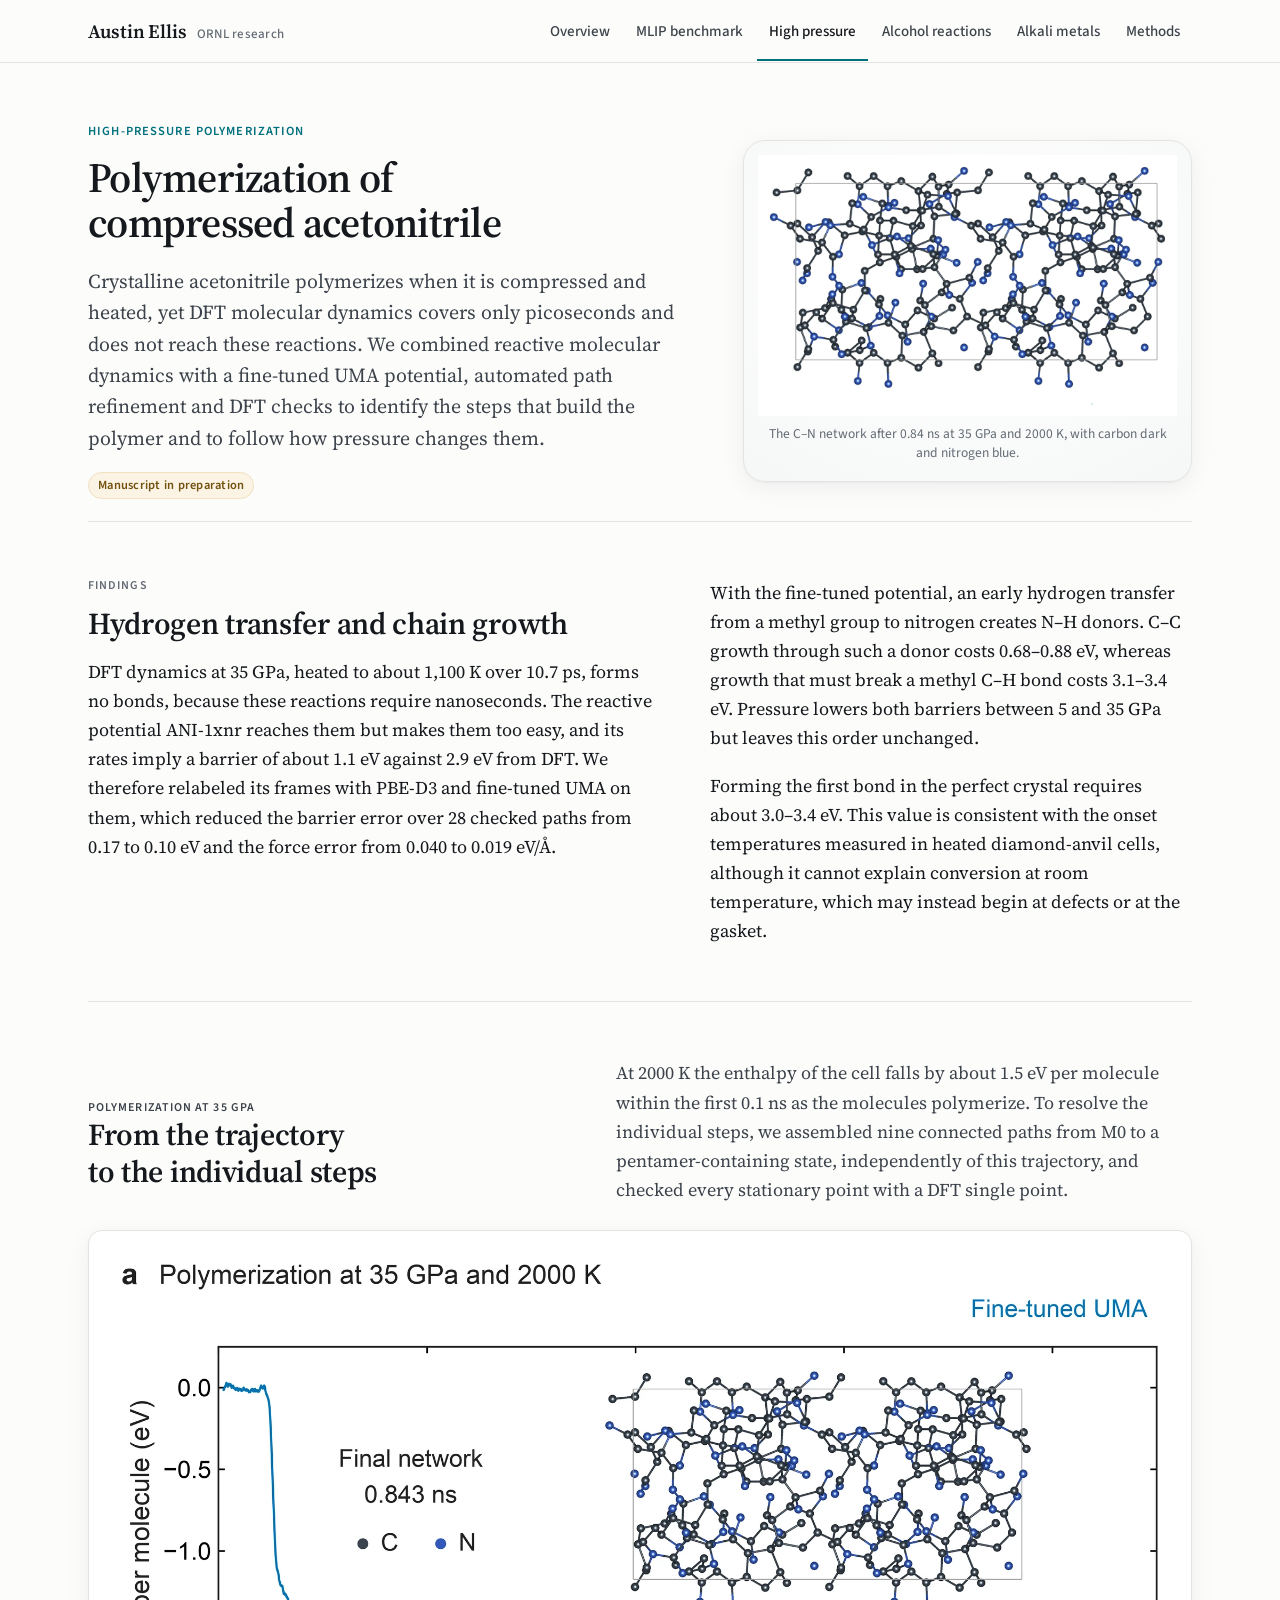
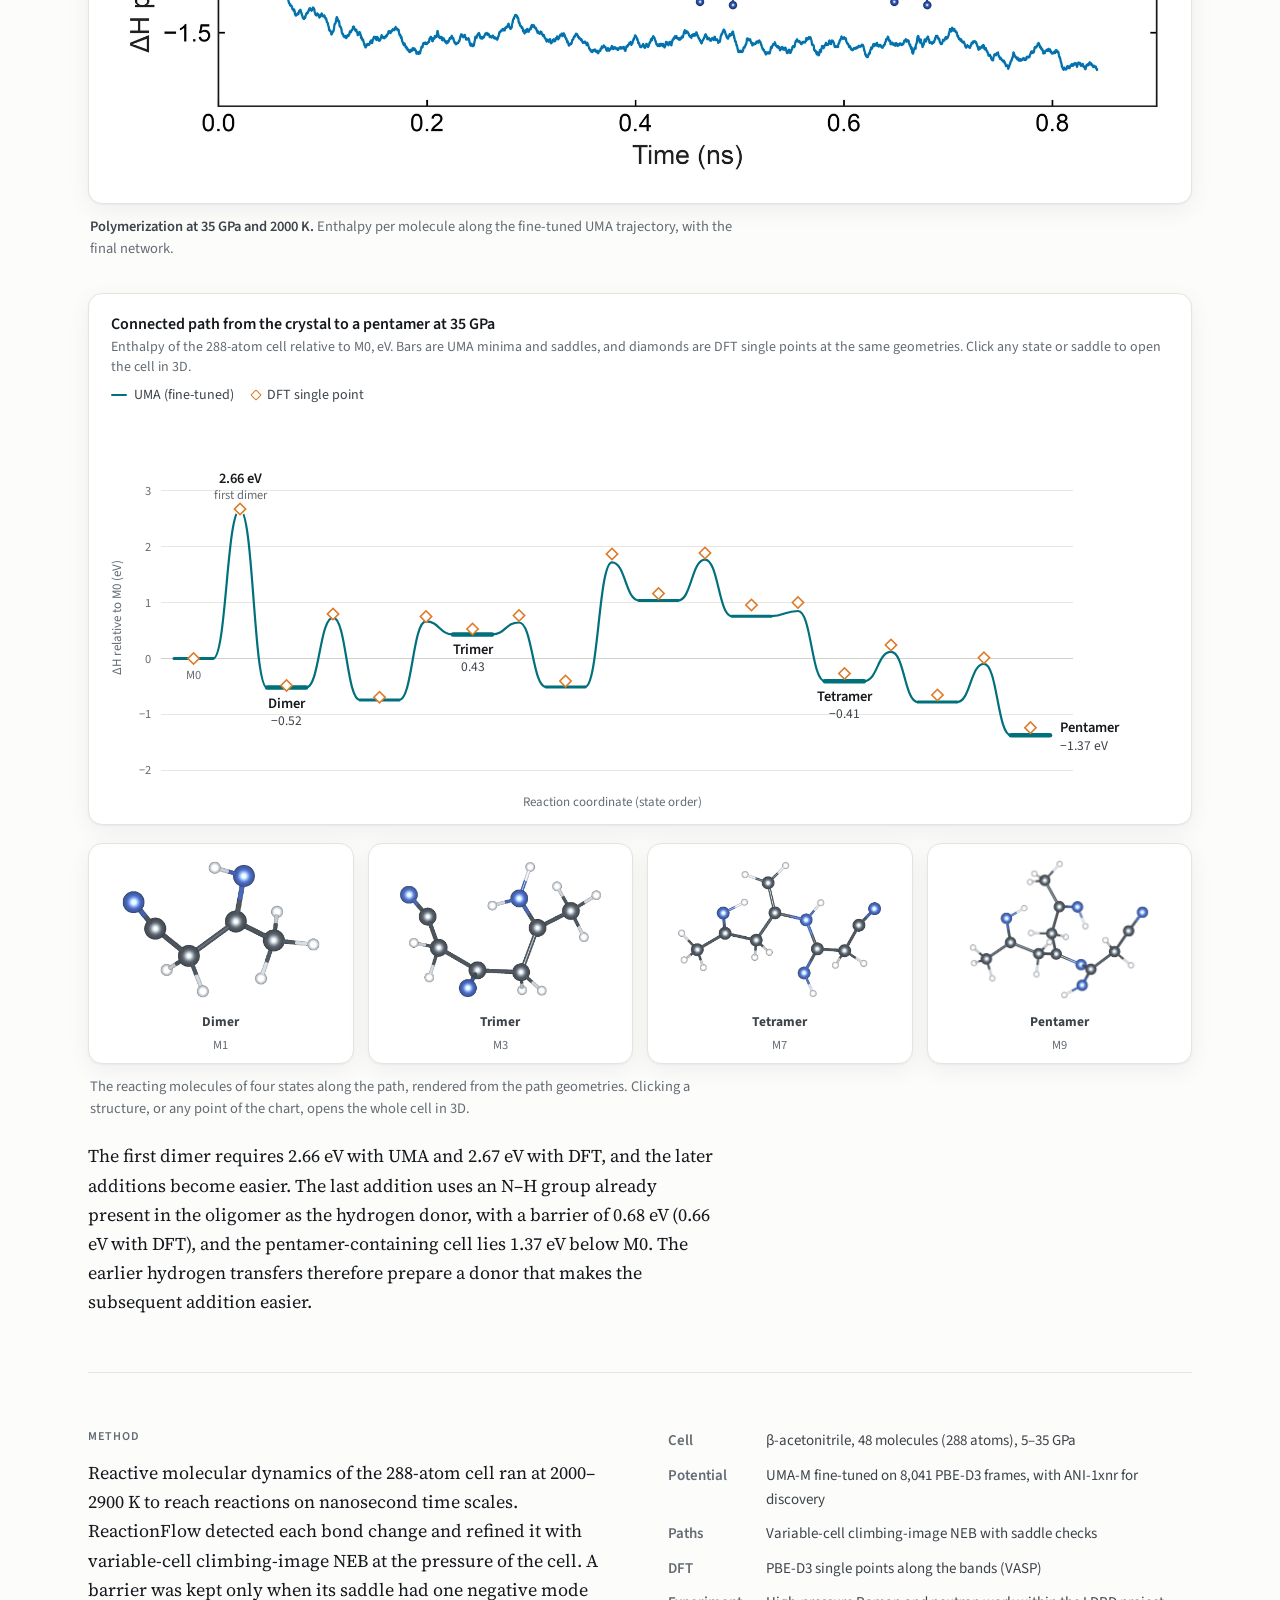
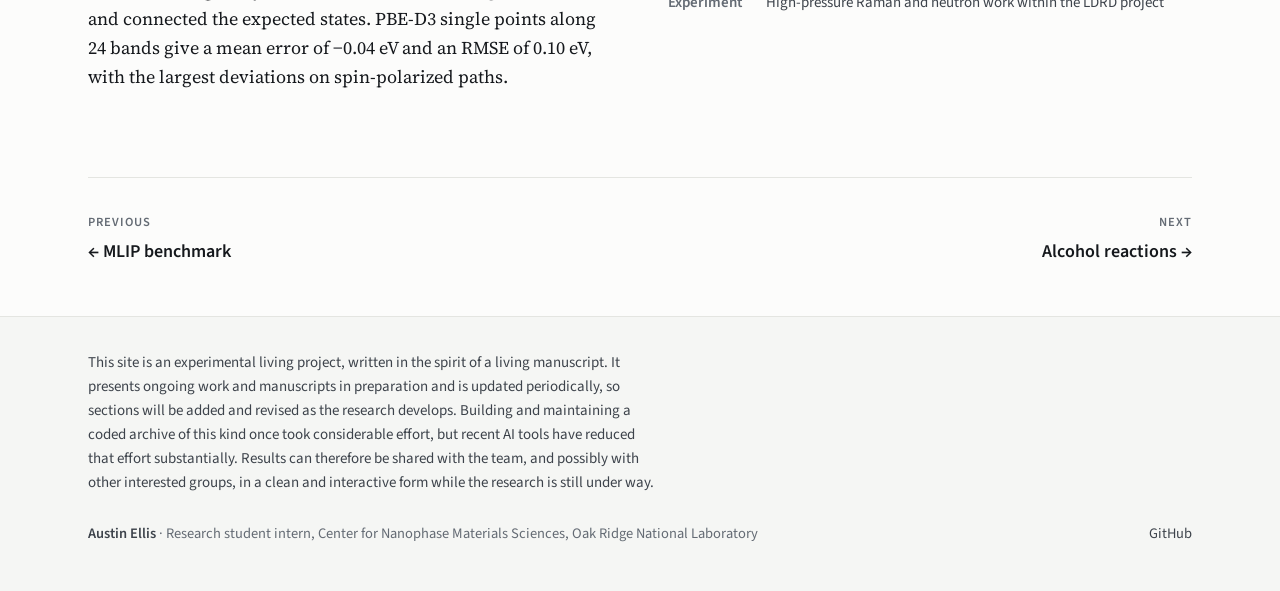
<file: high-pressure.html>
<!DOCTYPE html>
<html lang="en">
<head>
<meta charset="utf-8">
<meta name="viewport" content="width=device-width, initial-scale=1">
<title>High-pressure polymerization · Austin Ellis · ORNL research</title>
<meta name="description" content="Polymerization of crystalline acetonitrile at 5–35 GPa, followed with reactive molecular dynamics, a fine-tuned UMA potential, automated path refinement and DFT checks.">
<link rel="preconnect" href="https://fonts.googleapis.com">
<link rel="preconnect" href="https://fonts.gstatic.com" crossorigin>
<link href="https://fonts.googleapis.com/css2?family=Source+Sans+3:ital,wght@0,400;0,500;0,600;0,700;1,400&family=Source+Serif+4:ital,opsz,wght@0,8..60,400;0,8..60,600;1,8..60,400&display=swap" rel="stylesheet">
<link rel="stylesheet" href="assets/css/site.css">
<script>document.documentElement.classList.add('js')</script>
<script src="assets/data/highpressure.js" defer></script>
<script src="assets/js/site.js" defer></script>
</head>
<body>
<header class="site-header">
  <div class="bar">
    <a class="brand" href="index.html"><b>Austin Ellis</b><span>ORNL research</span></a>
    <nav class="nav" aria-label="Sections">
      <a href="index.html">Overview</a>
      <a href="benchmark.html">MLIP benchmark</a>
      <a href="high-pressure.html" aria-current="page">High pressure</a>
      <a href="alcohols.html">Alcohol reactions</a>
      <a href="metals.html">Alkali metals</a>
      <a href="methods.html">Methods</a>
    </nav>
  </div>
</header>

<main class="page">
  <section class="hero compact">
    <div class="hero-grid">
      <div>
        <p class="kicker">High-pressure polymerization</p>
        <h1>Polymerization of compressed acetonitrile</h1>
        <p class="lede">Crystalline acetonitrile polymerizes when it is compressed and heated, yet DFT molecular dynamics covers only picoseconds and does not reach these reactions. We combined reactive molecular dynamics with a fine-tuned UMA potential, automated path refinement and DFT checks to identify the steps that build the polymer and to follow how pressure changes them.</p>
        <div class="tags"><span class="tag wip">Manuscript in preparation</span></div>
      </div>
      <figure class="hero-mol">
        <img class="zoomable" src="assets/img/hp-network.webp" alt="Polymerized acetonitrile network after 0.84 ns at 35 GPa and 2000 K">
        <figcaption>The C–N network after 0.84 ns at 35 GPa and 2000 K, with carbon dark and nitrogen blue.</figcaption>
      </figure>
    </div>
  </section>

  <section class="block reveal">
    <div class="two-col">
      <div class="prose">
        <p class="eyebrow">Findings</p>
        <h2>Hydrogen transfer and chain growth</h2>
        <p>DFT dynamics at 35 GPa, heated to about 1,100 K over 10.7 ps, forms no bonds, because these reactions require nanoseconds. The reactive potential ANI-1xnr reaches them but makes them too easy, and its rates imply a barrier of about 1.1 eV against 2.9 eV from DFT. We therefore relabeled its frames with PBE-D3 and fine-tuned UMA on them, which reduced the barrier error over 28 checked paths from 0.17 to 0.10 eV and the force error from 0.040 to 0.019 eV/Å.</p>
      </div>
      <div class="prose">
        <p>With the fine-tuned potential, an early hydrogen transfer from a methyl group to nitrogen creates N–H donors. C–C growth through such a donor costs 0.68–0.88 eV, whereas growth that must break a methyl C–H bond costs 3.1–3.4 eV. Pressure lowers both barriers between 5 and 35 GPa but leaves this order unchanged.</p>
        <p>Forming the first bond in the perfect crystal requires about 3.0–3.4 eV. This value is consistent with the onset temperatures measured in heated diamond-anvil cells, although it cannot explain conversion at room temperature, which may instead begin at defects or at the gasket.</p>
      </div>
    </div>
  </section>

  <section class="block reveal">
    <div class="section-head">
      <div>
        <p class="eyebrow">Polymerization at 35 GPa</p>
        <h2>From the trajectory to the individual steps</h2>
      </div>
      <p>At 2000 K the enthalpy of the cell falls by about 1.5 eV per molecule within the first 0.1 ns as the molecules polymerize. To resolve the individual steps, we assembled nine connected paths from M0 to a pentamer-containing state, independently of this trajectory, and checked every stationary point with a DFT single point.</p>
    </div>
    <figure class="figure"><img class="zoomable" src="assets/img/hp-md-35gpa.webp" alt="Enthalpy per molecule during polymerization at 35 GPa and 2000 K" loading="lazy"></figure>
    <p class="caption"><b>Polymerization at 35 GPa and 2000 K.</b> Enthalpy per molecule along the fine-tuned UMA trajectory, with the final network.</p>
    <div class="chart mt-l" data-chart="hp-path"></div>
    <div class="hp-strip">
      <button type="button" data-hp-open="M1"><img src="assets/img/hp-M1.webp" alt="Dimer state M1" loading="lazy"><b>Dimer</b><span>M1</span></button>
      <button type="button" data-hp-open="M3"><img src="assets/img/hp-M3.webp" alt="Trimer state M3" loading="lazy"><b>Trimer</b><span>M3</span></button>
      <button type="button" data-hp-open="M7"><img src="assets/img/hp-M7.webp" alt="Tetramer state M7" loading="lazy"><b>Tetramer</b><span>M7</span></button>
      <button type="button" data-hp-open="M9"><img src="assets/img/hp-M9.webp" alt="Pentamer state M9" loading="lazy"><b>Pentamer</b><span>M9</span></button>
    </div>
    <p class="caption">The reacting molecules of four states along the path, rendered from the path geometries. Clicking a structure, or any point of the chart, opens the whole cell in 3D.</p>
    <div class="prose mt-m">
      <p>The first dimer requires 2.66 eV with UMA and 2.67 eV with DFT, and the later additions become easier. The last addition uses an N–H group already present in the oligomer as the hydrogen donor, with a barrier of 0.68 eV (0.66 eV with DFT), and the pentamer-containing cell lies 1.37 eV below M0. The earlier hydrogen transfers therefore prepare a donor that makes the subsequent addition easier.</p>
    </div>
  </section>

  <section class="block reveal">
    <div class="two-col even">
      <div class="prose">
        <p class="eyebrow">Method</p>
        <p>Reactive molecular dynamics of the 288-atom cell ran at 2000–2900 K to reach reactions on nanosecond time scales. ReactionFlow detected each bond change and refined it with variable-cell climbing-image NEB at the pressure of the cell. A barrier was kept only when its saddle had one negative mode and connected the expected states. PBE-D3 single points along 24 bands give a mean error of −0.04 eV and an RMSE of 0.10 eV, with the largest deviations on spin-polarized paths.</p>
      </div>
      <dl class="kv">
        <dt>Cell</dt><dd>β-acetonitrile, 48 molecules (288 atoms), 5–35 GPa</dd>
        <dt>Potential</dt><dd>UMA-M fine-tuned on 8,041 PBE-D3 frames, with ANI-1xnr for discovery</dd>
        <dt>Paths</dt><dd>Variable-cell climbing-image NEB with saddle checks</dd>
        <dt>DFT</dt><dd>PBE-D3 single points along the bands (VASP)</dd>
        <dt>Experiment</dt><dd>High-pressure Raman and neutron work within the LDRD project</dd>
      </dl>
    </div>
  </section>

  <nav class="next" aria-label="More">
    <a href="benchmark.html"><span>Previous</span>← MLIP benchmark</a>
    <a class="right" href="alcohols.html"><span>Next</span>Alcohol reactions →</a>
  </nav>
</main>

<footer class="site-footer">
  <div class="bar">
    <p class="footer-note">This site is an experimental living project, written in the spirit of a living manuscript. It presents ongoing work and manuscripts in preparation and is updated periodically, so sections will be added and revised as the research develops. Building and maintaining a coded archive of this kind once took considerable effort, but recent AI tools have reduced that effort substantially. Results can therefore be shared with the team, and possibly with other interested groups, in a clean and interactive form while the research is still under way.</p>
    <div><b>Austin Ellis</b> · Research student intern, Center for Nanophase Materials Sciences, Oak Ridge National Laboratory</div>
    <div><a href="https://github.com/Austin243">GitHub</a></div>
  </div>
</footer>
</body>
</html>
</file>
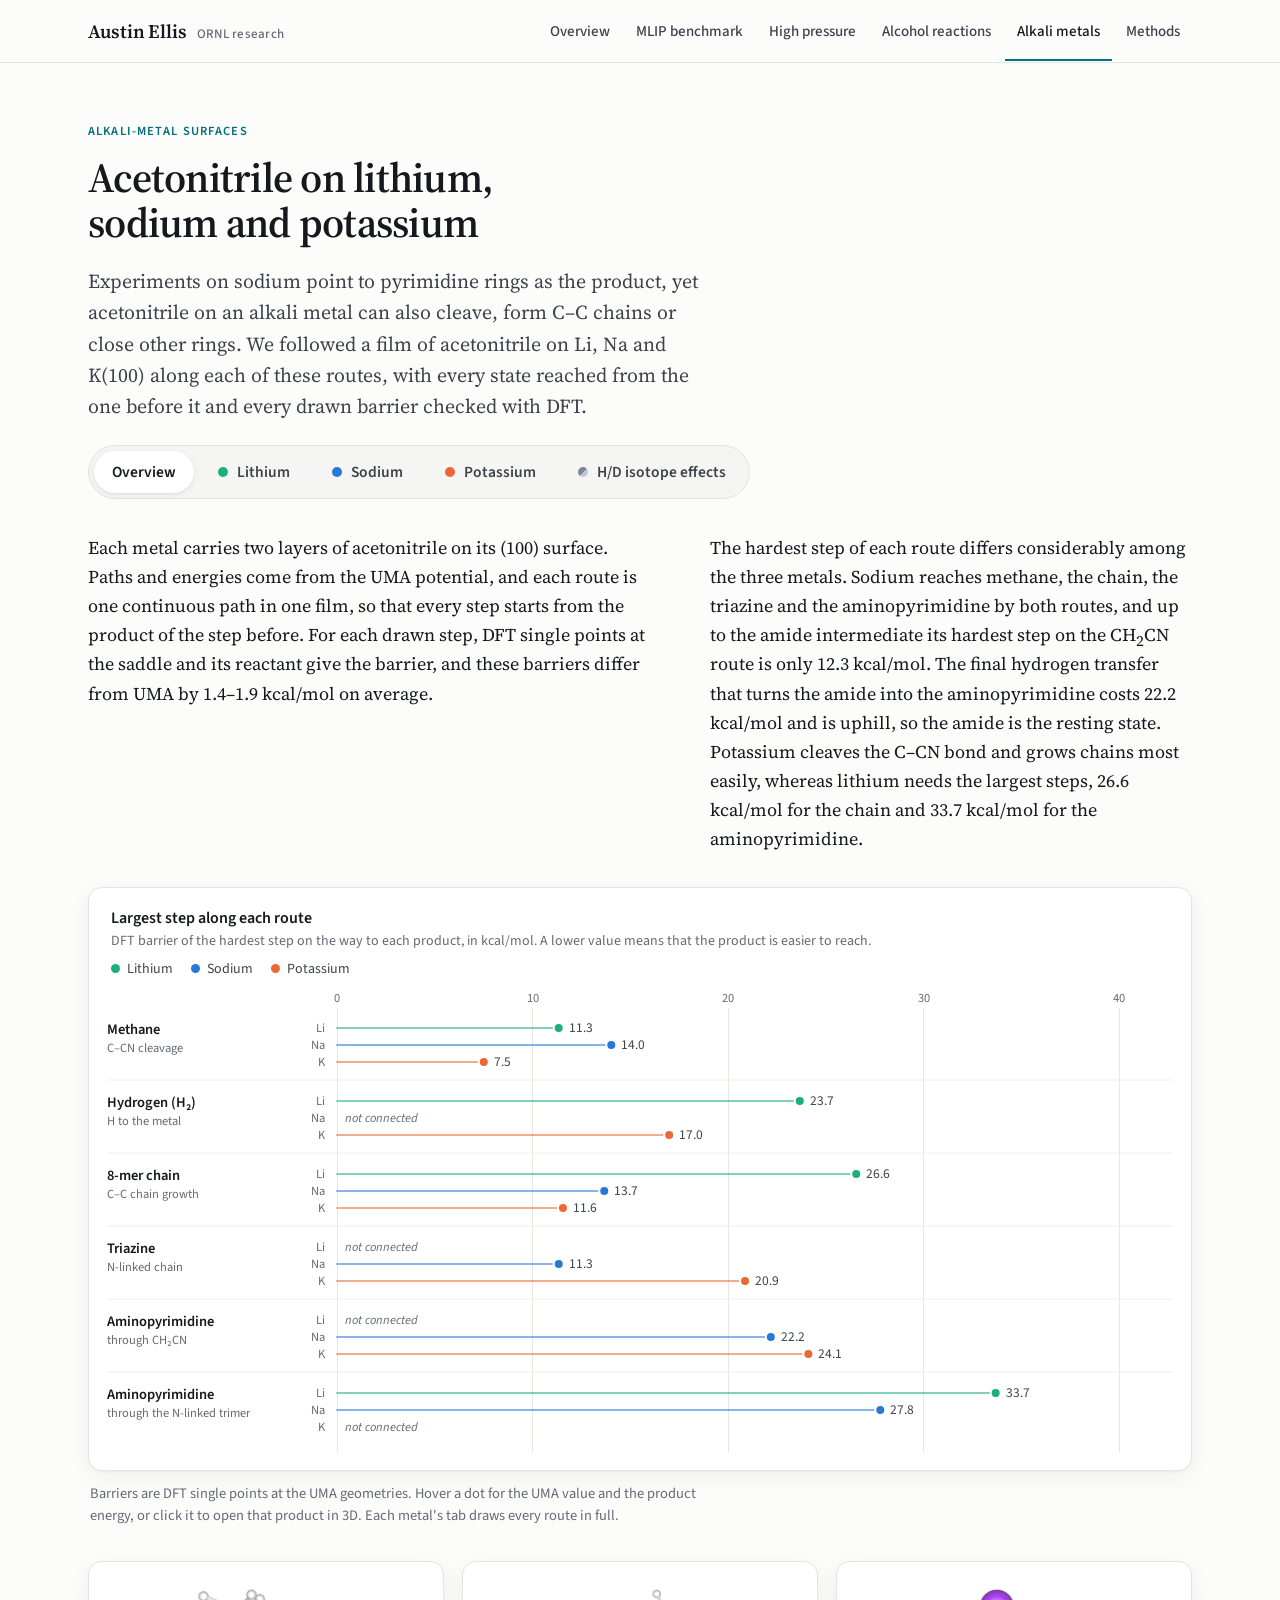
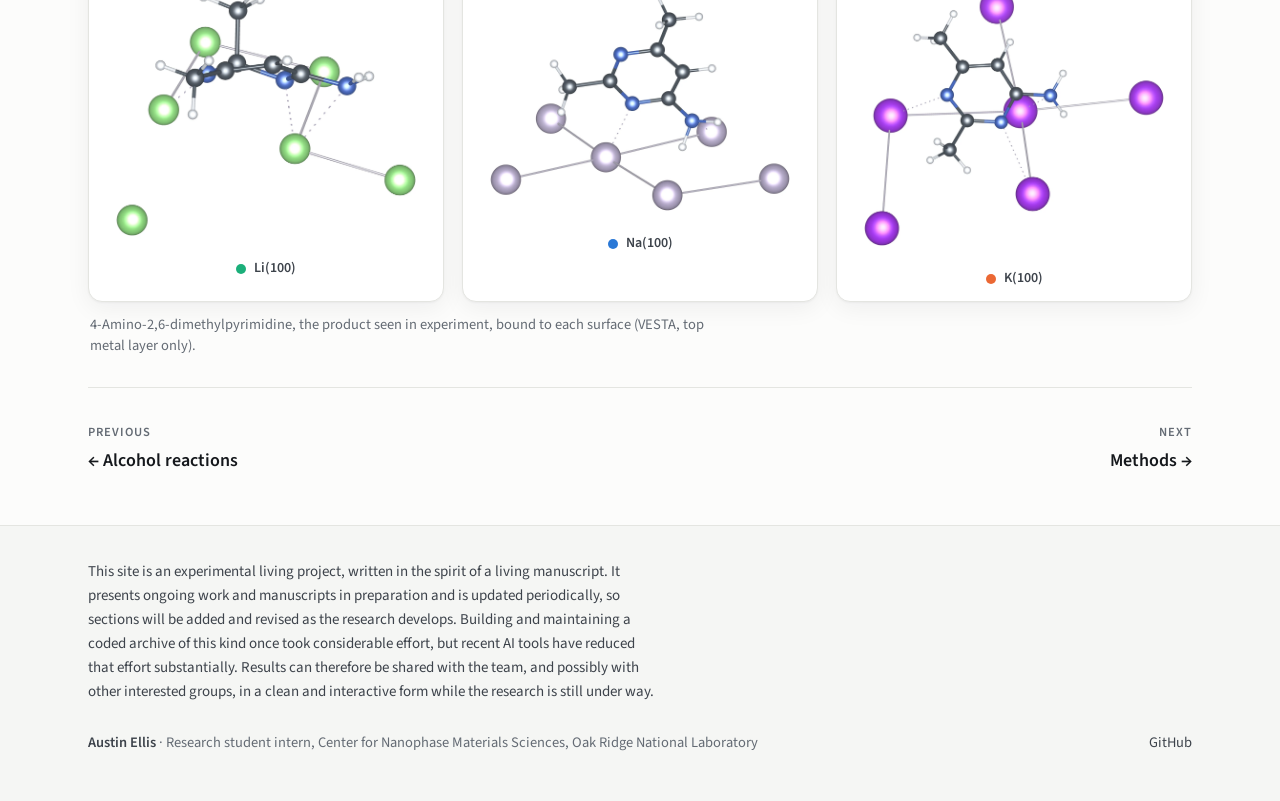
<file: metals.html>
<!DOCTYPE html>
<html lang="en">
<head>
<meta charset="utf-8">
<meta name="viewport" content="width=device-width, initial-scale=1">
<title>Alkali-metal surfaces · Austin Ellis · ORNL research</title>
<meta name="description" content="Connected reaction routes of acetonitrile films on Li, Na and K(100) to methane, H2, C–C chains, the triazine and 4-amino-2,6-dimethylpyrimidine, with DFT-checked barriers and H/D isotope effects.">
<link rel="preconnect" href="https://fonts.googleapis.com">
<link rel="preconnect" href="https://fonts.gstatic.com" crossorigin>
<link href="https://fonts.googleapis.com/css2?family=Source+Sans+3:ital,wght@0,400;0,500;0,600;0,700;1,400&family=Source+Serif+4:ital,opsz,wght@0,8..60,400;0,8..60,600;1,8..60,400&display=swap" rel="stylesheet">
<link rel="stylesheet" href="assets/css/site.css">
<script>document.documentElement.classList.add('js')</script>
<script src="assets/data/metals.js" defer></script>
<script src="assets/data/structures.js" defer></script>
<script src="assets/data/isotopes.js" defer></script>
<script src="assets/js/site.js" defer></script>
</head>
<body>
<header class="site-header">
  <div class="bar">
    <a class="brand" href="index.html"><b>Austin Ellis</b><span>ORNL research</span></a>
    <nav class="nav" aria-label="Sections">
      <a href="index.html">Overview</a>
      <a href="benchmark.html">MLIP benchmark</a>
      <a href="high-pressure.html">High pressure</a>
      <a href="alcohols.html">Alcohol reactions</a>
      <a href="metals.html" aria-current="page">Alkali metals</a>
      <a href="methods.html">Methods</a>
    </nav>
  </div>
</header>

<main class="page">
  <section class="hero compact">
    <p class="kicker">Alkali-metal surfaces</p>
    <h1>Acetonitrile on lithium, sodium and potassium</h1>
    <p class="lede">Experiments on sodium point to pyrimidine rings as the product, yet acetonitrile on an alkali metal can also cleave, form C–C chains or close other rings. We followed a film of acetonitrile on Li, Na and K(100) along each of these routes, with every state reached from the one before it and every drawn barrier checked with DFT.</p>
  </section>

  <div data-tabs id="metals-tabs">
    <div class="tabs" role="tablist" aria-label="Metal">
      <button role="tab" data-tab="overview" type="button">Overview</button>
      <button role="tab" data-tab="li" type="button"><span class="swatch li"></span>Lithium</button>
      <button role="tab" data-tab="na" type="button"><span class="swatch na"></span>Sodium</button>
      <button role="tab" data-tab="k" type="button"><span class="swatch k"></span>Potassium</button>
      <button role="tab" data-tab="hd" type="button"><span class="swatch hd"></span>H/D isotope effects</button>
    </div>

    <!-- overview -->
    <section class="tabpanel" data-panel="overview" role="tabpanel">
      <div class="two-col">
        <div class="prose">
          <p>Each metal carries two layers of acetonitrile on its (100) surface. Paths and energies come from the UMA potential, and each route is one continuous path in one film, so that every step starts from the product of the step before. For each drawn step, DFT single points at the saddle and its reactant give the barrier, and these barriers differ from UMA by 1.4–1.9 kcal/mol on average.</p>
        </div>
        <div class="prose">
          <p>The hardest step of each route differs considerably among the three metals. Sodium reaches methane, the chain, the triazine and the aminopyrimidine by both routes, and up to the amide intermediate its hardest step on the CH<sub>2</sub>CN route is only 12.3 kcal/mol. The final hydrogen transfer that turns the amide into the aminopyrimidine costs 22.2 kcal/mol and is uphill, so the amide is the resting state. Potassium cleaves the C–CN bond and grows chains most easily, whereas lithium needs the largest steps, 26.6 kcal/mol for the chain and 33.7 kcal/mol for the aminopyrimidine.</p>
        </div>
      </div>
      <div class="chart mt-l" data-chart="metal-overview"></div>
      <p class="caption">Barriers are DFT single points at the UMA geometries. Hover a dot for the UMA value and the product energy, or click it to open that product in 3D. Each metal's tab draws every route in full.</p>
      <div class="renders mt-l">
        <figure><img class="zoomable" src="assets/img/ap-li.webp" alt="4-Amino-2,6-dimethylpyrimidine on Li(100)" loading="lazy"><figcaption><span class="swatch li"></span>Li(100)</figcaption></figure>
        <figure><img class="zoomable" src="assets/img/ap-na.webp" alt="4-Amino-2,6-dimethylpyrimidine on Na(100)" loading="lazy"><figcaption><span class="swatch na"></span>Na(100)</figcaption></figure>
        <figure><img class="zoomable" src="assets/img/ap-k.webp" alt="4-Amino-2,6-dimethylpyrimidine on K(100)" loading="lazy"><figcaption><span class="swatch k"></span>K(100)</figcaption></figure>
      </div>
      <p class="caption">4-Amino-2,6-dimethylpyrimidine, the product seen in experiment, bound to each surface (VESTA, top metal layer only).</p>
    </section>

    <!-- lithium -->
    <section class="tabpanel" data-panel="li" role="tabpanel" hidden>
      <div class="metal-intro">
        <div class="prose">
          <h2>Lithium</h2>
          <p>The lithium surface rebuilds around each reaction, so states fall far below the start and chains grow steeply downhill. The hardest steps are also the largest of the three metals. The aminopyrimidine forms through the N-linked trimer, whereas the triazine and the CH<sub>2</sub>CN route stop at a step that did not connect cleanly.</p>
          <p class="note">Every route is drawn below. Hover a step for its DFT and UMA barriers, and click any state or saddle to open it in 3D.</p>
        </div>
        <div class="mol-card" data-mol="product" data-metal="li"><div class="mol"><img class="fallback" src="assets/img/ap-li.webp" alt="4-Amino-2,6-dimethylpyrimidine on Li(100)"></div></div>
      </div>
      <div class="map-wrap" data-metal-map="li"></div>
    </section>

    <!-- sodium -->
    <section class="tabpanel" data-panel="na" role="tabpanel" hidden>
      <div class="metal-intro">
        <div class="prose">
          <h2>Sodium</h2>
          <p>Sodium is the only one of the three metals studied experimentally so far, and on two layers it reaches methane, the chain, the triazine and the aminopyrimidine. Ten steps lead from the film to the aminopyrimidine through CH<sub>2</sub>CN. The largest of them up to the amide is 12.3 kcal/mol, and the final hydrogen transfer, at 22.2 kcal/mol and uphill, limits the formation of the product itself. The triazine and the C–C chain are also accessible, with largest steps of 11.3 and 13.7 kcal/mol.</p>
          <p class="note">Every route is drawn below. Hover a step for its DFT and UMA barriers, and click any state or saddle to open it in 3D.</p>
        </div>
        <div class="mol-card" data-mol="product" data-metal="na"><div class="mol"><img class="fallback" src="assets/img/ap-na.webp" alt="4-Amino-2,6-dimethylpyrimidine on Na(100)"></div></div>
      </div>
      <div class="map-wrap" data-metal-map="na"></div>
    </section>

    <!-- potassium -->
    <section class="tabpanel" data-panel="k" role="tabpanel" hidden>
      <div class="metal-intro">
        <div class="prose">
          <h2>Potassium</h2>
          <p>Potassium has the easiest first steps. C–CN cleavage to methane requires 7.5 kcal/mol, and the C–C chain grows to the 8-mer with no step above 11.6 kcal/mol. The aminopyrimidine forms through CH<sub>2</sub>CN with a largest step of 24.1 kcal/mol, whereas the route through the N-linked trimer stops at its ring-closing step.</p>
          <p class="note">Every route is drawn below. Hover a step for its DFT and UMA barriers, and click any state or saddle to open it in 3D.</p>
        </div>
        <div class="mol-card" data-mol="product" data-metal="k"><div class="mol"><img class="fallback" src="assets/img/ap-k.webp" alt="4-Amino-2,6-dimethylpyrimidine on K(100)"></div></div>
      </div>
      <div class="map-wrap" data-metal-map="k"></div>
    </section>

    <!-- H/D -->
    <section class="tabpanel" data-panel="hd" role="tabpanel" hidden>
      <div class="two-col">
        <div class="prose">
          <h2>Kinetic isotope effects</h2>
          <p>Replacing every hydrogen with deuterium changes the rate of a step mainly through the zero-point energy. We computed this effect from UMA Hessians at the saddle and the reactant of each step. Steps that move hydrogen show normal isotope effects, about 4 at room temperature for the last hydrogen transfer to the aminopyrimidine and about 9 for hydrogen moving from carbon to the metal. Bond formation without hydrogen transfer mostly gives small inverse effects.</p>
        </div>
        <div class="prose">
          <p>The hardest steps of most routes move no hydrogen, so the overall rates change little with deuterium, and the energetic spans of the routes give k<sub>H</sub>/k<sub>D</sub> of only 0.5–1.4 at 298 K. The final hydrogen transfer to the aminopyrimidine therefore provides the clearest isotope signature, with k<sub>H</sub>/k<sub>D</sub> of 3.9–4.5 at 298 K and 8–10 at 193 K on all three metals. C–CN cleavage shows a secondary effect of 1.2–1.8 at 298 K. Deuterated molecular dynamics with classical nuclei shows no H/D difference beyond the scatter between replicas, as expected without zero-point energy.</p>
        </div>
      </div>
      <div class="chart mt-l" data-chart="isotopes"></div>
      <p class="caption">ZPE-only k<sub>H</sub>/k<sub>D</sub> = exp[(ΔE<sup>‡</sup><sub>D</sub> − ΔE<sup>‡</sup><sub>H</sub>)/RT] from UMA Hessians of 85 steps of the one-layer profiles. The lithium step from carbon to the metal starts from a different reactant and is omitted. Click a dot to open its saddle in 3D.</p>
      <figure class="figure mt-l"><img class="zoomable" src="assets/img/hd-na-profile.webp" alt="Na linear-tetramer profile with zero-point energies for H and D" loading="lazy"></figure>
      <p class="caption"><b>Sodium, linear-tetramer route with zero-point energy for H and D.</b> (a) Transition states of the main steps. (b) Energies with ZPE for H (light) and D (dark), DFT + ZPE points, and k<sub>H</sub>/k<sub>D</sub> at 298 K under each step.</p>
    </section>
  </div>

  <nav class="next" aria-label="More">
    <a href="alcohols.html"><span>Previous</span>← Alcohol reactions</a>
    <a class="right" href="methods.html"><span>Next</span>Methods →</a>
  </nav>
</main>

<footer class="site-footer">
  <div class="bar">
    <p class="footer-note">This site is an experimental living project, written in the spirit of a living manuscript. It presents ongoing work and manuscripts in preparation and is updated periodically, so sections will be added and revised as the research develops. Building and maintaining a coded archive of this kind once took considerable effort, but recent AI tools have reduced that effort substantially. Results can therefore be shared with the team, and possibly with other interested groups, in a clean and interactive form while the research is still under way.</p>
    <div><b>Austin Ellis</b> · Research student intern, Center for Nanophase Materials Sciences, Oak Ridge National Laboratory</div>
    <div><a href="https://github.com/Austin243">GitHub</a></div>
  </div>
</footer>
</body>
</html>
</file>
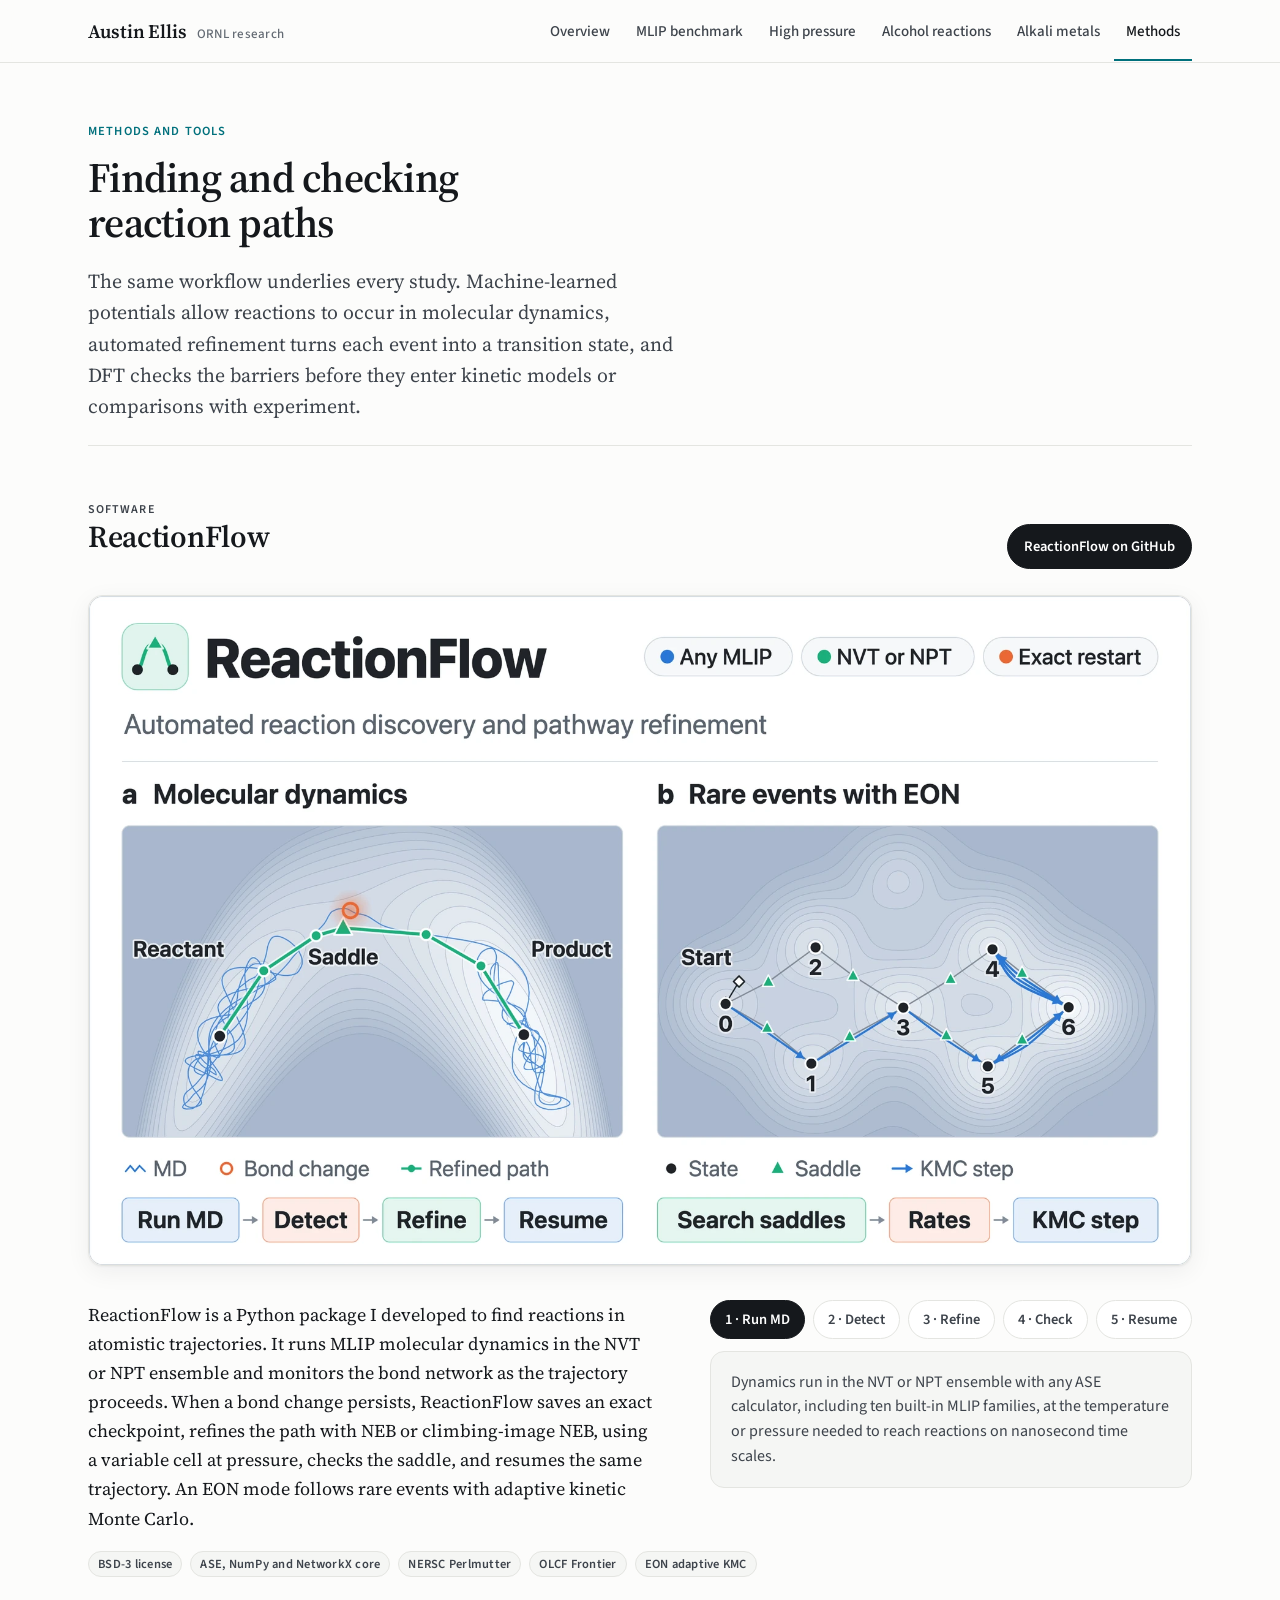
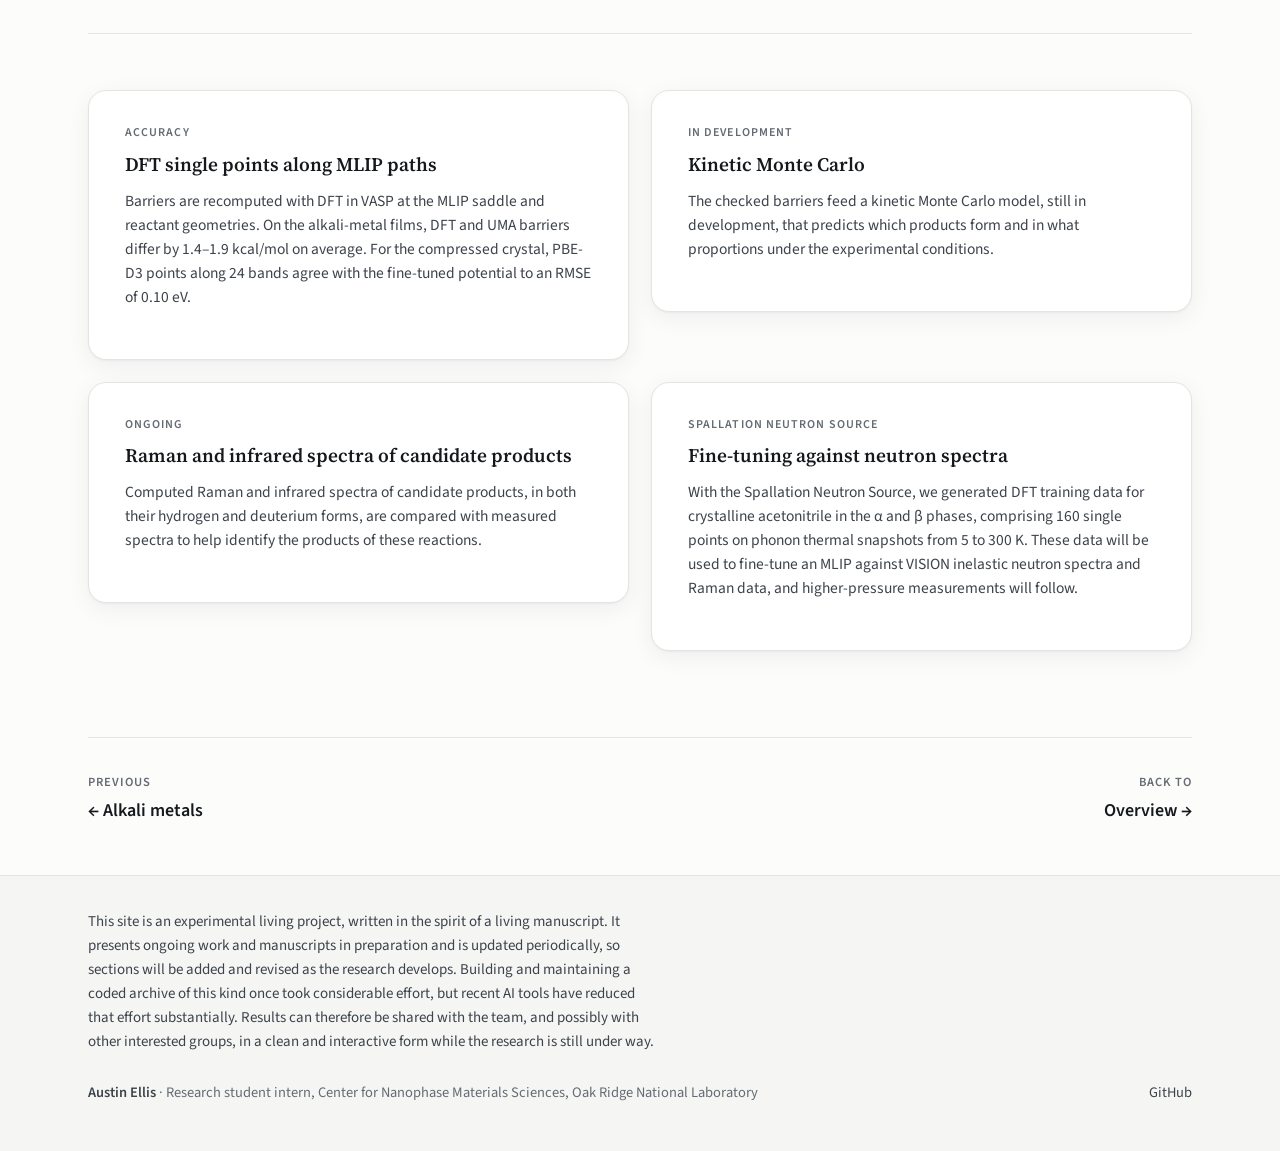
<file: methods.html>
<!DOCTYPE html>
<html lang="en">
<head>
<meta charset="utf-8">
<meta name="viewport" content="width=device-width, initial-scale=1">
<title>Methods and tools · Austin Ellis · ORNL research</title>
<meta name="description" content="ReactionFlow for reaction discovery in MLIP molecular dynamics, DFT checks of MLIP paths, kinetics, and computed spectra for comparison with Raman, IR and neutron experiments.">
<link rel="preconnect" href="https://fonts.googleapis.com">
<link rel="preconnect" href="https://fonts.gstatic.com" crossorigin>
<link href="https://fonts.googleapis.com/css2?family=Source+Sans+3:ital,wght@0,400;0,500;0,600;0,700;1,400&family=Source+Serif+4:ital,opsz,wght@0,8..60,400;0,8..60,600;1,8..60,400&display=swap" rel="stylesheet">
<link rel="stylesheet" href="assets/css/site.css">
<script>document.documentElement.classList.add('js')</script>
<script src="assets/js/site.js" defer></script>
</head>
<body>
<header class="site-header">
  <div class="bar">
    <a class="brand" href="index.html"><b>Austin Ellis</b><span>ORNL research</span></a>
    <nav class="nav" aria-label="Sections">
      <a href="index.html">Overview</a>
      <a href="benchmark.html">MLIP benchmark</a>
      <a href="high-pressure.html">High pressure</a>
      <a href="alcohols.html">Alcohol reactions</a>
      <a href="metals.html">Alkali metals</a>
      <a href="methods.html" aria-current="page">Methods</a>
    </nav>
  </div>
</header>

<main class="page">
  <section class="hero compact">
    <p class="kicker">Methods and tools</p>
    <h1>Finding and checking reaction paths</h1>
    <p class="lede">The same workflow underlies every study. Machine-learned potentials allow reactions to occur in molecular dynamics, automated refinement turns each event into a transition state, and DFT checks the barriers before they enter kinetic models or comparisons with experiment.</p>
  </section>

  <section class="block reveal" id="reactionflow">
    <div class="section-head">
      <div>
        <p class="eyebrow">Software</p>
        <h2>ReactionFlow</h2>
      </div>
      <div class="links" style="margin:0"><a class="btn primary" href="https://github.com/Austin243/ReactionFlow">ReactionFlow on GitHub</a></div>
    </div>
    <figure class="figure flush"><img class="zoomable" src="assets/img/reactionflow-overview.webp" alt="ReactionFlow overview with molecular dynamics, bond-change detection and path refinement, and rare events with EON" loading="lazy"></figure>
    <div class="two-col mt-l">
      <div class="prose">
        <p>ReactionFlow is a Python package I developed to find reactions in atomistic trajectories. It runs MLIP molecular dynamics in the NVT or NPT ensemble and monitors the bond network as the trajectory proceeds. When a bond change persists, ReactionFlow saves an exact checkpoint, refines the path with NEB or climbing-image NEB, using a variable cell at pressure, checks the saddle, and resumes the same trajectory. An EON mode follows rare events with adaptive kinetic Monte Carlo.</p>
      </div>
      <div class="stepper" data-stepper>
        <div class="chips" role="tablist" aria-label="ReactionFlow stages">
          <button class="chip" type="button" data-step="0" aria-pressed="true">1 · Run MD</button>
          <button class="chip" type="button" data-step="1" aria-pressed="false">2 · Detect</button>
          <button class="chip" type="button" data-step="2" aria-pressed="false">3 · Refine</button>
          <button class="chip" type="button" data-step="3" aria-pressed="false">4 · Check</button>
          <button class="chip" type="button" data-step="4" aria-pressed="false">5 · Resume</button>
        </div>
        <div class="step-text" data-text="0">Dynamics run in the NVT or NPT ensemble with any ASE calculator, including ten built-in MLIP families, at the temperature or pressure needed to reach reactions on nanosecond time scales.</div>
        <div class="step-text" data-text="1" hidden>A bond counts as formed below 1.15 times and as broken above 1.30 times the sum of the covalent radii, and the change must persist for three observations.</div>
        <div class="step-text" data-text="2" hidden>An exact checkpoint is saved, and the path between the states before and after the event is refined with NEB and climbing-image NEB, using solid-state NEB at pressure.</div>
        <div class="step-text" data-text="3" hidden>The saddle must have one negative Hessian mode, and small displacements along that mode must relax into the two states it connects. Only then is the barrier recorded.</div>
        <div class="step-text" data-text="4" hidden>The trajectory restarts exactly where it stopped, so the dynamics continue as if uninterrupted and the next event is handled in the same way.</div>
      </div>
    </div>
    <div class="tags"><span class="tag">BSD-3 license</span><span class="tag">ASE, NumPy and NetworkX core</span><span class="tag">NERSC Perlmutter</span><span class="tag">OLCF Frontier</span><span class="tag">EON adaptive KMC</span></div>
  </section>

  <section class="block reveal">
    <div class="grid-2">
      <div class="panel">
        <p class="eyebrow">Accuracy</p>
        <h3>DFT single points along MLIP paths</h3>
        <p class="note mt-s">Barriers are recomputed with DFT in VASP at the MLIP saddle and reactant geometries. On the alkali-metal films, DFT and UMA barriers differ by 1.4–1.9 kcal/mol on average. For the compressed crystal, PBE-D3 points along 24 bands agree with the fine-tuned potential to an RMSE of 0.10 eV.</p>
      </div>
      <div class="panel">
        <p class="eyebrow">In development</p>
        <h3>Kinetic Monte Carlo</h3>
        <p class="note mt-s">The checked barriers feed a kinetic Monte Carlo model, still in development, that predicts which products form and in what proportions under the experimental conditions.</p>
      </div>
      <div class="panel">
        <p class="eyebrow">Ongoing</p>
        <h3>Raman and infrared spectra of candidate products</h3>
        <p class="note mt-s">Computed Raman and infrared spectra of candidate products, in both their hydrogen and deuterium forms, are compared with measured spectra to help identify the products of these reactions.</p>
      </div>
      <div class="panel">
        <p class="eyebrow">Spallation Neutron Source</p>
        <h3>Fine-tuning against neutron spectra</h3>
        <p class="note mt-s">With the Spallation Neutron Source, we generated DFT training data for crystalline acetonitrile in the α and β phases, comprising 160 single points on phonon thermal snapshots from 5 to 300 K. These data will be used to fine-tune an MLIP against VISION inelastic neutron spectra and Raman data, and higher-pressure measurements will follow.</p>
      </div>
    </div>
  </section>


  <nav class="next" aria-label="More">
    <a href="metals.html"><span>Previous</span>← Alkali metals</a>
    <a class="right" href="index.html"><span>Back to</span>Overview →</a>
  </nav>
</main>

<footer class="site-footer">
  <div class="bar">
    <p class="footer-note">This site is an experimental living project, written in the spirit of a living manuscript. It presents ongoing work and manuscripts in preparation and is updated periodically, so sections will be added and revised as the research develops. Building and maintaining a coded archive of this kind once took considerable effort, but recent AI tools have reduced that effort substantially. Results can therefore be shared with the team, and possibly with other interested groups, in a clean and interactive form while the research is still under way.</p>
    <div><b>Austin Ellis</b> · Research student intern, Center for Nanophase Materials Sciences, Oak Ridge National Laboratory</div>
    <div><a href="https://github.com/Austin243">GitHub</a></div>
  </div>
</footer>
</body>
</html>
</file>
<file: assets/css/site.css>
/* ORNL research portfolio: one stylesheet for every page.
   Colors follow the earlier reaction-map site: teal accent, Li aqua, Na blue, K orange
   (the first three categorical slots of the validated chart palette). */
:root {
  color-scheme: light;
  --bg: #fcfcfb;
  --surface: #ffffff;
  --panel: #f5f6f4;
  --ink: #15181c;
  --ink-2: #3d434b;
  --muted: #646b74;
  --faint: #8b9199;
  --rule: #e4e5e1;
  --rule-strong: #cfd1cb;
  --accent: #00707c;
  --accent-soft: #e3f1f2;
  --li: #1baf7a;
  --na: #2a78d6;
  --k: #eb6834;
  --grid: #e7e7e2;
  --axis: #c3c2b7;
  --shadow: 0 1px 2px rgba(20, 24, 28, .04), 0 6px 24px rgba(20, 24, 28, .06);
  --shadow-hover: 0 2px 4px rgba(20, 24, 28, .05), 0 14px 36px rgba(20, 24, 28, .10);
  --serif: "Source Serif 4", "Iowan Old Style", "Palatino Linotype", Palatino, Georgia, serif;
  --sans: "Source Sans 3", system-ui, -apple-system, "Segoe UI", "Helvetica Neue", Arial, sans-serif;
  --wide: 1160px;
  --text: 70ch;
}
* { box-sizing: border-box; }
html { scroll-behavior: smooth; -webkit-text-size-adjust: 100%; }
body {
  margin: 0; background: var(--bg); color: var(--ink);
  font: 400 18px/1.62 var(--serif);
  font-optical-sizing: auto;
  text-rendering: optimizeLegibility;
}
img { max-width: 100%; height: auto; display: block; }
a { color: var(--accent); text-decoration: none; }
a:hover { text-decoration: underline; text-underline-offset: 3px; }
sub, sup { line-height: 0; }
[hidden] { display: none !important; }
:focus-visible { outline: 2px solid var(--accent); outline-offset: 2px; border-radius: 4px; }

/* ---------- header ---------- */
.site-header {
  position: sticky; top: 0; z-index: 50;
  background: rgba(252, 252, 251, .86);
  backdrop-filter: saturate(160%) blur(12px); -webkit-backdrop-filter: saturate(160%) blur(12px);
  border-bottom: 1px solid var(--rule);
}
.site-header .bar {
  max-width: var(--wide); margin: 0 auto; padding: 0 28px;
  display: flex; align-items: center; justify-content: space-between; gap: 24px; min-height: 62px;
}
.brand { display: flex; align-items: baseline; gap: 10px; color: var(--ink); white-space: nowrap; }
.brand:hover { text-decoration: none; }
.brand b { font: 600 19px/1 var(--serif); letter-spacing: -.005em; }
.brand span { font: 500 13px/1 var(--sans); color: var(--muted); letter-spacing: .02em; }
.nav { display: flex; gap: 2px; overflow-x: auto; scrollbar-width: none; }
.nav::-webkit-scrollbar { display: none; }
.nav a {
  font: 500 15px/1 var(--sans); color: var(--ink-2); padding: 22px 12px 20px; white-space: nowrap;
  border-bottom: 2px solid transparent; transition: color .15s, border-color .15s;
}
.nav a:hover { color: var(--ink); text-decoration: none; border-bottom-color: var(--rule-strong); }
.nav a[aria-current="page"] { color: var(--ink); border-bottom-color: var(--accent); }

/* ---------- layout ---------- */
.page { max-width: var(--wide); margin: 0 auto; padding: 0 28px; }
.hero { padding: 76px 0 40px; }
.hero.compact { padding: 60px 0 22px; }
.kicker {
  margin: 0 0 14px; font: 600 12.5px/1.4 var(--sans); letter-spacing: .09em; text-transform: uppercase; color: var(--accent);
}
h1, h2, h3 { font-family: var(--serif); font-weight: 600; color: var(--ink); text-wrap: balance; }
h1 { font-size: clamp(2.1rem, 4.4vw, 3.15rem); line-height: 1.1; letter-spacing: -.018em; margin: 0 0 20px; max-width: 22ch; }
.hero.compact h1 { font-size: clamp(1.9rem, 3.6vw, 2.6rem); max-width: 26ch; }
h2 { font-size: clamp(1.5rem, 2.4vw, 1.9rem); line-height: 1.2; letter-spacing: -.01em; margin: 0 0 14px; }
h3 { font-size: 1.2rem; line-height: 1.3; margin: 0 0 8px; }
.lede { font-size: clamp(1.08rem, 1.6vw, 1.24rem); line-height: 1.58; color: var(--ink-2); max-width: 62ch; margin: 0; }
.prose { max-width: var(--text); }
.prose p { margin: 0 0 1em; }
.prose p:last-child { margin-bottom: 0; }
.muted { color: var(--muted); }
section.block { padding: 56px 0; border-top: 1px solid var(--rule); }
section.block:first-of-type { border-top: 0; }
.section-head { display: flex; justify-content: space-between; align-items: end; gap: 24px; margin-bottom: 26px; }
.section-head p { margin: 0; max-width: 64ch; color: var(--ink-2); }
.eyebrow { font: 600 12px/1.4 var(--sans); letter-spacing: .09em; text-transform: uppercase; color: var(--muted); margin: 0 0 10px; }
.two-col { display: grid; grid-template-columns: minmax(0, 1.08fr) minmax(0, .92fr); gap: 56px; align-items: start; }
.two-col.even { grid-template-columns: 1fr 1fr; }

/* ---------- small UI text ---------- */
.ui, .caption, .note, .chip, .tag, table, .stat .label, .legend, .tabs button, .btn { font-family: var(--sans); }
.caption { font-size: 14.5px; line-height: 1.5; color: var(--muted); margin: 12px 2px 0; max-width: 92ch; }
.caption b { color: var(--ink-2); font-weight: 600; }
.note { font-size: 14px; line-height: 1.5; color: var(--muted); }
.tag {
  display: inline-block; font-size: 12.5px; font-weight: 600; letter-spacing: .02em; line-height: 1;
  padding: 6px 9px; border-radius: 999px; background: var(--panel); color: var(--ink-2); border: 1px solid var(--rule);
}
.tag.ok { background: #e8f4ee; border-color: #cfe7da; color: #145c3c; }
.tag.wip { background: #fbf3e4; border-color: #f0e0c0; color: #73520f; }
.tags { display: flex; flex-wrap: wrap; gap: 8px; margin-top: 18px; }

/* ---------- stats ---------- */
.stats { display: grid; grid-template-columns: repeat(4, minmax(0, 1fr)); gap: 0; margin: 38px 0 0; border-top: 1px solid var(--rule); border-bottom: 1px solid var(--rule); }
.stat { padding: 22px 22px 22px 0; }
.stat + .stat { padding-left: 22px; border-left: 1px solid var(--rule); }
.stat .value { font: 600 clamp(1.9rem, 3vw, 2.4rem)/1 var(--sans); letter-spacing: -.02em; color: var(--ink); }
.stat .label { margin-top: 8px; font-size: 14.5px; line-height: 1.4; color: var(--muted); }

/* ---------- cards ---------- */
.cards { display: grid; grid-template-columns: repeat(3, minmax(0, 1fr)); gap: 22px; }
.card {
  display: flex; flex-direction: column; background: var(--surface); border: 1px solid var(--rule);
  border-radius: 16px; overflow: hidden; box-shadow: var(--shadow); color: inherit;
  transition: transform .2s ease, box-shadow .2s ease, border-color .2s;
}
a.card:hover { transform: translateY(-3px); box-shadow: var(--shadow-hover); border-color: var(--rule-strong); text-decoration: none; }
.card .thumb { position: relative; aspect-ratio: 16 / 10; background: #fff; border-bottom: 1px solid var(--rule); display: grid; place-items: center; overflow: hidden; }
.card .thumb img { position: absolute; inset: 0; width: 100%; height: 100%; object-fit: cover; transition: transform .4s ease; }
.card .thumb.contain img { object-fit: contain; padding: 14px 18px; }
a.card:hover .thumb img { transform: scale(1.035); }
.card .body { padding: 18px 20px 22px; display: flex; flex-direction: column; gap: 8px; flex: 1; }
.card h3 { margin: 0; font-size: 1.16rem; }
.card p { margin: 0; font-size: 16px; line-height: 1.5; color: var(--ink-2); }
.card .more { margin-top: auto; padding-top: 8px; font: 600 14px/1 var(--sans); color: var(--accent); }

/* ---------- LDRD panel ---------- */
.panel { background: var(--surface); border: 1px solid var(--rule); border-radius: 18px; padding: 34px 36px; box-shadow: var(--shadow); }
.aims { list-style: none; margin: 0; padding: 0; display: grid; grid-template-columns: 1fr 1fr; gap: 16px 28px; counter-reset: aim; }
.aims li { position: relative; padding-left: 44px; font-size: 16.5px; line-height: 1.5; color: var(--ink-2); counter-increment: aim; }
.aims li::before {
  content: counter(aim); position: absolute; left: 0; top: 1px; width: 28px; height: 28px; border-radius: 50%;
  display: grid; place-items: center; font: 600 13.5px/1 var(--sans); color: var(--accent); background: var(--accent-soft);
}
.aims li b { display: block; color: var(--ink); font-weight: 600; margin-bottom: 2px; }
.aims li.mine::before { background: var(--accent); color: #fff; }
.people { display: grid; grid-template-columns: repeat(3, minmax(0, 1fr)); gap: 18px 28px; margin: 0; }
.people div { font-family: var(--sans); font-size: 15px; line-height: 1.45; color: var(--ink-2); }
.people dt { font: 600 12px/1.4 var(--sans); letter-spacing: .08em; text-transform: uppercase; color: var(--muted); margin-bottom: 4px; }
.people dd { margin: 0; }

/* ---------- workflow ---------- */
.flow { list-style: none; margin: 0; padding: 0; display: grid; grid-template-columns: repeat(5, minmax(0, 1fr)); gap: 0; position: relative; }
.flow li { position: relative; padding: 0 18px 0 0; }
.flow li .dot { width: 34px; height: 34px; border-radius: 50%; background: var(--surface); border: 1.5px solid var(--accent); display: grid; place-items: center; font: 600 14px/1 var(--sans); color: var(--accent); position: relative; z-index: 1; }
.flow li:not(:last-child)::after { content: ""; position: absolute; top: 17px; left: 40px; right: 6px; height: 1.5px; background: linear-gradient(90deg, var(--accent) 0, var(--accent) 60%, transparent); opacity: .45; }
.flow h3 { font-family: var(--sans); font-size: 16px; font-weight: 600; margin: 14px 0 4px; }
.flow p { margin: 0; font-family: var(--sans); font-size: 14.5px; line-height: 1.45; color: var(--muted); }

/* ---------- figures ---------- */
figure { margin: 0; }
.figure { background: var(--surface); border: 1px solid var(--rule); border-radius: 14px; padding: 18px; box-shadow: var(--shadow); }
.figure img { margin: 0 auto; border-radius: 6px; }
.figure.flush { padding: 0; overflow: hidden; }
.figure.flush img { border-radius: 0; }
.zoomable { cursor: zoom-in; }
.fig-row { display: grid; grid-template-columns: repeat(3, minmax(0, 1fr)); gap: 18px; }
.fig-row figure .figure { padding: 10px; }

/* ---------- lists of findings ---------- */
.findings { list-style: none; padding: 0; margin: 0; display: grid; gap: 0; }
.findings li { padding: 16px 0 16px 30px; border-top: 1px solid var(--rule); position: relative; font-size: 17px; line-height: 1.55; }
.findings li:last-child { border-bottom: 1px solid var(--rule); }
.findings li::before { content: ""; position: absolute; left: 4px; top: 27px; width: 9px; height: 9px; border-radius: 50%; background: var(--accent); }
.findings li b { font-weight: 600; }
.kv { display: grid; grid-template-columns: max-content 1fr; gap: 10px 24px; margin: 0; font-family: var(--sans); font-size: 15px; }
.kv dt { color: var(--muted); font-weight: 600; }
.kv dd { margin: 0; color: var(--ink-2); }

/* ---------- tabs ---------- */
.tabs { display: flex; flex-wrap: wrap; gap: 6px; padding: 5px; background: var(--panel); border: 1px solid var(--rule); border-radius: 999px; width: fit-content; margin: 0 0 34px; }
.tabs button {
  appearance: none; border: 0; background: transparent; cursor: pointer; border-radius: 999px;
  font-size: 15.5px; font-weight: 600; color: var(--ink-2); padding: 10px 18px; display: inline-flex; align-items: center; gap: 9px;
  transition: background .15s, color .15s, box-shadow .15s;
}
.tabs button:hover { color: var(--ink); background: rgba(255, 255, 255, .6); }
.tabs button[aria-selected="true"] { background: var(--surface); color: var(--ink); box-shadow: 0 1px 2px rgba(0, 0, 0, .06), 0 2px 8px rgba(0, 0, 0, .06); }
.swatch { width: 10px; height: 10px; border-radius: 50%; display: inline-block; flex: none; }
.swatch.li { background: var(--li); } .swatch.na { background: var(--na); } .swatch.k { background: var(--k); }
.swatch.hd { background: linear-gradient(135deg, #7d8793 50%, #c1c7cf 50%); }
.tabpanel { animation: fade .25s ease; }
@keyframes fade { from { opacity: 0; transform: translateY(4px); } to { opacity: 1; transform: none; } }

/* ---------- chips (route selector) ---------- */
.chips { display: flex; flex-wrap: wrap; gap: 8px; margin: 0 0 16px; }
.chip {
  appearance: none; cursor: pointer; border: 1px solid var(--rule); background: var(--surface); color: var(--ink-2);
  font-size: 14.5px; font-weight: 600; padding: 8px 14px; border-radius: 999px; display: inline-flex; gap: 8px; align-items: center;
  transition: border-color .15s, background .15s, color .15s;
}
.chip:hover { border-color: var(--rule-strong); color: var(--ink); }
.chip[aria-pressed="true"] { background: var(--ink); border-color: var(--ink); color: #fff; }
.chip .val { font-weight: 500; opacity: .75; font-variant-numeric: tabular-nums; }
.chip.off { color: var(--faint); }

/* ---------- charts ---------- */
.chart { position: relative; background: var(--surface); border: 1px solid var(--rule); border-radius: 14px; padding: 18px 18px 10px; box-shadow: var(--shadow); }
.chart svg { display: block; width: 100%; height: auto; overflow: visible; font-family: var(--sans); }
.chart .title { font: 600 16px/1.3 var(--sans); color: var(--ink); margin: 2px 4px 2px; }
.chart .subtitle { font: 400 14px/1.45 var(--sans); color: var(--muted); margin: 0 4px 6px; }
.chart text { fill: var(--ink-2); }
.chart .tick text { fill: var(--muted); font-size: 12.5px; font-variant-numeric: tabular-nums; }
.chart .grid line { stroke: var(--grid); stroke-width: 1; shape-rendering: crispEdges; }
.chart .axis-line { stroke: var(--axis); stroke-width: 1; shape-rendering: crispEdges; }
.chart .axis-title { fill: var(--muted); font-size: 13px; }
.chart .lbl { font-size: 13.5px; fill: var(--ink-2); }
.chart .lbl-strong { font-size: 14.5px; font-weight: 600; fill: var(--ink); }
.chart .lbl-muted { font-size: 12.5px; fill: var(--muted); }
.legend { display: flex; flex-wrap: wrap; gap: 6px 18px; margin: 4px 4px 8px; font-size: 14px; color: var(--ink-2); }
.legend span { display: inline-flex; align-items: center; gap: 7px; }
.legend i { width: 16px; height: 2.5px; border-radius: 2px; display: inline-block; }
.legend i.dot { width: 9px; height: 9px; border-radius: 50%; }
.legend i.dotted { height: 0; border-top: 2px dotted var(--muted); background: none; }
.tooltip {
  position: absolute; pointer-events: none; z-index: 20; min-width: 150px; max-width: 280px;
  background: rgba(255, 255, 255, .97); border: 1px solid var(--rule-strong); border-radius: 10px; padding: 10px 12px;
  box-shadow: 0 8px 28px rgba(20, 24, 28, .14); font: 400 13.5px/1.4 var(--sans); color: var(--ink-2);
  opacity: 0; transform: translateY(4px); transition: opacity .12s, transform .12s;
}
.tooltip.on { opacity: 1; transform: none; }
.tooltip .tv { font-size: 17px; font-weight: 600; color: var(--ink); font-variant-numeric: tabular-nums; }
.tooltip .tk { color: var(--muted); }
.tooltip .row { display: flex; align-items: center; gap: 8px; margin-top: 3px; }
.tooltip .row i { width: 14px; height: 2.5px; border-radius: 2px; display: inline-block; }
.hit { fill: transparent; cursor: pointer; }
.view-toggle { font: 600 13.5px/1 var(--sans); color: var(--accent); background: none; border: 0; padding: 6px 0; cursor: pointer; }

/* ---------- tables ---------- */
.table-wrap { overflow-x: auto; -webkit-overflow-scrolling: touch; }
table { border-collapse: collapse; width: 100%; font-size: 15px; line-height: 1.35; font-variant-numeric: tabular-nums; }
th, td { padding: 10px 14px; text-align: left; vertical-align: baseline; }
thead th { font-weight: 600; font-size: 13px; letter-spacing: .02em; color: var(--muted); border-bottom: 1px solid var(--rule-strong); white-space: nowrap; }
tbody td { border-bottom: 1px solid var(--rule); color: var(--ink-2); }
tbody tr:last-child td { border-bottom: 0; }
td.num, th.num { text-align: right; white-space: nowrap; }
td.name { color: var(--ink); font-weight: 600; }
td .sub { display: block; font-weight: 400; color: var(--muted); font-size: 13.5px; }
.nc { color: var(--faint); font-style: italic; }

/* ---------- callouts ---------- */
.callout { border-left: 3px solid var(--accent); background: var(--accent-soft); padding: 16px 20px; border-radius: 0 12px 12px 0; font-family: var(--sans); font-size: 15.5px; line-height: 1.5; color: var(--ink-2); }
.callout b { color: var(--ink); }
.status { display: inline-flex; align-items: center; gap: 8px; font: 600 13px/1 var(--sans); color: var(--muted); }
.status::before { content: ""; width: 8px; height: 8px; border-radius: 50%; background: currentColor; }
.status.ok { color: #138a52; } .status.wip { color: #b07a0c; }

/* ---------- lightbox ---------- */
.lightbox { position: fixed; inset: 0; z-index: 100; background: rgba(250, 250, 249, .96); display: grid; place-items: center; padding: 3vmin; cursor: zoom-out; opacity: 0; pointer-events: none; transition: opacity .18s; }
.lightbox.on { opacity: 1; pointer-events: auto; }
.lightbox img { max-width: 100%; max-height: 92vh; width: auto; box-shadow: 0 10px 50px rgba(0, 0, 0, .15); border-radius: 8px; background: #fff; }
.lightbox .close { position: absolute; top: 14px; right: 18px; font: 600 14px/1 var(--sans); color: var(--muted); }

/* ---------- footer ---------- */
.site-footer { margin-top: 40px; border-top: 1px solid var(--rule); background: var(--panel); }
.site-footer .bar { max-width: var(--wide); margin: 0 auto; padding: 34px 28px 46px; display: flex; flex-wrap: wrap; justify-content: space-between; gap: 18px; font: 400 14.5px/1.55 var(--sans); color: var(--muted); }
.site-footer b { color: var(--ink-2); font-weight: 600; }
.site-footer a { color: var(--ink-2); }
.next { display: flex; justify-content: space-between; gap: 20px; padding: 34px 0 10px; border-top: 1px solid var(--rule); margin-top: 30px; font-family: var(--sans); }
.next a { display: flex; flex-direction: column; gap: 4px; font-size: 18px; font-weight: 600; color: var(--ink); }
.next a span { font-size: 12.5px; font-weight: 600; letter-spacing: .08em; text-transform: uppercase; color: var(--muted); }
.next a:hover { color: var(--accent); text-decoration: none; }
.next a.right { text-align: right; margin-left: auto; }

/* ---------- responsive ---------- */
@media (max-width: 980px) {
  .cards { grid-template-columns: repeat(2, minmax(0, 1fr)); }
  .two-col, .two-col.even { grid-template-columns: 1fr; gap: 34px; }
  .flow { grid-template-columns: 1fr; gap: 18px; }
  .flow li { padding: 0 0 0 52px; }
  .flow li .dot { position: absolute; left: 0; top: 0; }
  .flow li:not(:last-child)::after { display: none; }
  .flow h3 { margin-top: 4px; }
  .stats { grid-template-columns: repeat(2, minmax(0, 1fr)); }
  .stat:nth-child(3) { padding-left: 0; border-left: 0; }
  .stat:nth-child(n+3) { border-top: 1px solid var(--rule); }
  .people { grid-template-columns: 1fr 1fr; }
  .fig-row { grid-template-columns: 1fr; }
}
@media (max-width: 760px) {
  body { font-size: 17px; }
  .site-header .bar { flex-direction: column; align-items: stretch; gap: 0; padding: 0 16px; min-height: 0; }
  .brand { padding: 14px 0 2px; }
  .nav a { padding: 12px 10px 12px; font-size: 14.5px; }
  .page { padding: 0 18px; }
  .hero { padding: 44px 0 26px; }
  .cards { grid-template-columns: 1fr; }
  .aims { grid-template-columns: 1fr; }
  .panel { padding: 24px 20px; }
  .people { grid-template-columns: 1fr; }
  .tabs { border-radius: 16px; }
  .section-head { flex-direction: column; align-items: start; }
}
@media (prefers-reduced-motion: reduce) {
  *, *::before, *::after { animation: none !important; transition: none !important; scroll-behavior: auto !important; }
}

/* ---------- route explorer (metals) ---------- */
.explorer { display: grid; grid-template-columns: 310px minmax(0, 1fr); gap: 20px; align-items: start; }
.route-list { display: flex; flex-direction: column; gap: 8px; }
.route {
  appearance: none; text-align: left; cursor: pointer; font-family: var(--sans);
  border: 1px solid var(--rule); background: var(--surface); border-radius: 12px; padding: 12px 14px 12px 16px;
  display: flex; flex-direction: column; gap: 4px; position: relative; transition: border-color .15s, box-shadow .15s, background .15s;
}
.route:hover { border-color: var(--rule-strong); }
.route .r-name { font-weight: 600; font-size: 15px; line-height: 1.3; color: var(--ink); }
.route .r-meta { font-size: 13.5px; color: var(--muted); font-variant-numeric: tabular-nums; }
.route .r-meta.nc { font-style: italic; color: var(--faint); }
.route[aria-selected="true"] { border-color: var(--rule-strong); box-shadow: var(--shadow); background: #fff; }
.route[aria-selected="true"]::before { content: ""; position: absolute; left: -1px; top: 10px; bottom: 10px; width: 3px; border-radius: 3px; background: var(--m, var(--accent)); }
.plot { position: relative; min-height: 60px; }
.empty { font: italic 15px/1.5 var(--sans); color: var(--muted); padding: 40px 6px; }
.metal-intro { display: grid; grid-template-columns: minmax(0, 1fr) 380px; gap: 40px; align-items: center; margin-bottom: 30px; }
.metal-intro .render { background: #fff; border: 1px solid var(--rule); border-radius: 14px; padding: 8px; box-shadow: var(--shadow); }
.metal-intro .render figcaption { font: 400 13px/1.4 var(--sans); color: var(--muted); text-align: center; padding: 4px 6px 6px; }
.renders { display: grid; grid-template-columns: repeat(3, minmax(0, 1fr)); gap: 18px; }
.renders figure { background: #fff; border: 1px solid var(--rule); border-radius: 14px; padding: 10px 10px 4px; box-shadow: var(--shadow); }
.renders figcaption { font: 600 14px/1.4 var(--sans); color: var(--ink-2); text-align: center; padding: 6px 0 8px; display: flex; gap: 8px; justify-content: center; align-items: center; }
.ts-row { display: grid; grid-template-columns: repeat(3, minmax(0, 1fr)); gap: 18px; }
.ts-row figure { background: #fff; border: 1px solid var(--rule); border-radius: 14px; padding: 14px 14px 6px; box-shadow: var(--shadow); }
.ts-row img { max-height: 250px; width: auto; margin: 0 auto; }
.ts-row figcaption { font: 400 14px/1.45 var(--sans); color: var(--muted); padding: 10px 2px 8px; }
.ts-row figcaption b { display: block; color: var(--ink); font-weight: 600; margin-bottom: 2px; }
.thumb.type { background: radial-gradient(120% 120% at 20% 10%, #f2f7f7 0%, #e1eded 100%); }
.thumb.type span { font: 600 clamp(2.4rem, 4vw, 3.2rem)/1 var(--serif); color: var(--accent); letter-spacing: -.01em; }
.thumb.type span sub { font-size: .55em; }
.links { display: flex; flex-wrap: wrap; gap: 10px; margin-top: 22px; }
.btn { display: inline-flex; align-items: center; gap: 8px; font-size: 14.5px; font-weight: 600; padding: 10px 16px; border-radius: 999px; border: 1px solid var(--rule-strong); color: var(--ink); background: var(--surface); transition: border-color .15s, box-shadow .15s; }
.btn:hover { text-decoration: none; border-color: var(--ink-2); box-shadow: var(--shadow); }
.btn.primary { background: var(--ink); border-color: var(--ink); color: #fff; }
.btn.primary:hover { background: #000; }
.btn svg { width: 16px; height: 16px; }
.mt-l { margin-top: 34px; } .mt-m { margin-top: 22px; } .mt-s { margin-top: 12px; }
.grid-2 { display: grid; grid-template-columns: minmax(0, 1fr) minmax(0, 1fr); gap: 22px; align-items: start; }
@media (max-width: 980px) {
  .explorer { grid-template-columns: 1fr; }
  .route-list { display: grid; grid-template-columns: repeat(2, minmax(0, 1fr)); }
  .metal-intro { grid-template-columns: 1fr; gap: 20px; }
  .metal-intro .render { max-width: 340px; }
  .renders, .ts-row, .grid-2 { grid-template-columns: 1fr; }
  .ts-row img { max-height: 220px; }
}
@media (max-width: 560px) { .route-list { grid-template-columns: 1fr; } }

/* ---------- 3D viewers ---------- */
.mol { position: relative; width: 100%; aspect-ratio: 4 / 3; border-radius: 12px; overflow: hidden; background: #fff; }
.mol.tall { aspect-ratio: auto; height: 420px; }
.mol canvas { border-radius: 12px; outline: none; }
.mol .fallback { position: absolute; inset: 0; width: 100%; height: 100%; object-fit: contain; padding: 8px; }
.mol.live .fallback { display: none; }
.mol.failed::after { content: "Interactive 3D needs WebGL and an internet connection; showing the rendered image."; position: absolute; left: 10px; right: 10px; bottom: 8px; font: 400 12px/1.4 var(--sans); color: var(--muted); text-align: center; }
.mol-card { background: var(--surface); border: 1px solid var(--rule); border-radius: 16px; padding: 12px; box-shadow: var(--shadow); }
.mol-card .chips { margin: 2px 2px 10px; }
.mol-cap { font: 400 13px/1.45 var(--sans); color: var(--muted); margin: 8px 4px 2px; text-align: center; }
.chips.mini .chip { font-size: 13.5px; padding: 6px 12px; }
.mol-split { display: grid; grid-template-columns: minmax(0, 1.55fr) minmax(240px, 1fr); gap: 22px; align-items: start; background: var(--surface); border: 1px solid var(--rule); border-radius: 16px; padding: 16px; box-shadow: var(--shadow); }
.mol-stage { display: flex; flex-direction: column; gap: 12px; }
.mol-stage .mol { border: 1px solid var(--rule); }
.mol-ctrl { display: flex; flex-wrap: wrap; gap: 8px; }
.chip.play { border-color: var(--accent); color: var(--accent); }
.chip.play:hover { background: var(--accent-soft); }
.mol-side { padding: 8px 6px; display: flex; flex-direction: column; gap: 8px; }
.mol-side .eyebrow { margin: 0; }
.mol-title { font: 600 1.15rem/1.3 var(--serif); margin: 0; color: var(--ink); }
.mol-big { font: 600 2rem/1.1 var(--sans); letter-spacing: -.02em; margin: 6px 0 0; color: var(--ink); }
.mol-side .note { margin: 0; }
.mini-table { margin: 12px 0 6px; font-size: 14px; }
.mini-table th, .mini-table td { padding: 8px 8px; }
.hero-grid { display: grid; grid-template-columns: minmax(0, 1.15fr) minmax(0, .85fr); gap: 48px; align-items: center; }
.hero-mol { background: radial-gradient(90% 90% at 50% 40%, #ffffff 0%, #f4f6f5 100%); border: 1px solid var(--rule); border-radius: 22px; padding: 14px; box-shadow: var(--shadow); }
.hero-mol .mol { aspect-ratio: 1 / 1; background: transparent; }
.hero-mol figcaption { font: 400 13.5px/1.45 var(--sans); color: var(--muted); text-align: center; padding: 8px 10px 4px; }
/* reveal on scroll */
.js .reveal { opacity: 0; transform: translateY(14px); transition: opacity .6s ease, transform .6s ease; }
.js .reveal.in { opacity: 1; transform: none; }
@media (prefers-reduced-motion: reduce) { .js .reveal { opacity: 1; transform: none; } }
@media (max-width: 980px) {
  .hero-grid { grid-template-columns: 1fr; gap: 28px; }
  .hero-mol { max-width: 440px; }
  .mol-split { grid-template-columns: 1fr; }
  .mol.tall { height: 340px; }
}

/* ---------- stepper (methods) ---------- */
.stepper .chips { margin-bottom: 12px; }
.step-text { font: 400 16px/1.55 var(--sans); color: var(--ink-2); background: var(--panel); border: 1px solid var(--rule); border-radius: 14px; padding: 18px 20px; min-height: 106px; animation: fade .25s ease; }
.step-text b { color: var(--ink); }
.panel h3 { margin-top: 2px; }
.panel .note { font-size: 15.5px; line-height: 1.55; color: var(--ink-2); }

/* ---------- all-routes map (metals) ---------- */
.map-wrap { margin-top: 6px; }
.chart.map .plot { overflow-x: auto; -webkit-overflow-scrolling: touch; }
.chart.map .plot.scroll-x { padding-bottom: 6px; }
.chart.map .plot.scroll-x::after { content: "Scroll sideways for every route →"; display: block; font: 400 12.5px/1.4 var(--sans); color: var(--muted); margin-top: 4px; }
.chart .lane-title { font-size: 12.5px; font-weight: 600; fill: var(--ink-2); }
.chart .small { font-size: 12.5px; }
.chart .tiny { font-size: 11.5px; }
.chart .hit:hover, .chart .hit:focus-visible { fill: rgba(20, 24, 28, .06); outline: none; }
.route-table { margin-top: 18px; width: 100%; }
.route-table td.nc { color: var(--faint); font-style: italic; }
.linkish { appearance: none; background: none; border: 0; padding: 0; font: 600 14px/1.3 var(--sans); color: var(--accent); cursor: pointer; }
.linkish:hover { text-decoration: underline; text-underline-offset: 3px; }

/* ---------- structure panel ---------- */
.drawer {
  position: fixed; z-index: 90; top: 62px; right: 0; bottom: 0; width: min(560px, 100vw);
  background: var(--surface); border-left: 1px solid var(--rule); box-shadow: -18px 0 50px rgba(20, 24, 28, .12);
  display: flex; flex-direction: column; gap: 10px; padding: 16px 18px 14px; overflow-y: auto;
  transform: translateX(104%); transition: transform .28s cubic-bezier(.2, .7, .2, 1); visibility: hidden;
}
.drawer.on { transform: none; visibility: visible; }
.dr-head { display: flex; justify-content: space-between; align-items: flex-start; gap: 12px; }
.dr-head .eyebrow { margin: 0 0 4px; }
.dr-title { font: 600 1.15rem/1.3 var(--serif); margin: 0; }
.dr-close { appearance: none; border: 1px solid var(--rule); background: var(--surface); border-radius: 50%; width: 34px; height: 34px; flex: none; cursor: pointer; font: 600 14px/1 var(--sans); color: var(--ink-2); }
.dr-close:hover { border-color: var(--ink-2); }
.dr-seg { margin: 0; }
.dr-stage { position: relative; }
.dr-mol { aspect-ratio: auto; height: min(52vh, 440px); border: 1px solid var(--rule); border-radius: 14px; }
.dr-empty { position: absolute; inset: 0; display: grid; place-items: center; padding: 20px; text-align: center; font: italic 15px/1.5 var(--sans); color: var(--muted); border: 1px dashed var(--rule-strong); border-radius: 14px; background: var(--panel); }
.dr-tools { display: flex; flex-wrap: wrap; gap: 6px; }
.dr-tools .chip { padding: 6px 12px; font-size: 13.5px; }
.dr-info { display: flex; flex-direction: column; gap: 6px; }
.dr-info p { margin: 0; }
.dr-info .mol-big { margin: 2px 0 0; }
.dr-nav { display: flex; justify-content: space-between; gap: 10px; margin-top: auto; padding-top: 6px; }
.dr-nav .btn { font-size: 13.5px; padding: 8px 14px; max-width: 48%; overflow: hidden; text-overflow: ellipsis; white-space: nowrap; cursor: pointer; }
.dr-nav .btn:last-child { margin-left: auto; }
.dr-hint { margin: 0; font: 400 12px/1.4 var(--sans); color: var(--faint); }
@media (max-width: 760px) {
  .drawer { top: auto; left: 0; width: 100%; height: 86vh; border-left: 0; border-top: 1px solid var(--rule); border-radius: 18px 18px 0 0; transform: translateY(104%); }
  .dr-mol { height: 42vh; }
}
.chart.map .plot svg { width: auto; max-width: none; }
.route-table-wrap { overflow-x: auto; -webkit-overflow-scrolling: touch; }
.legend i.diamond { width: 8px; height: 8px; transform: rotate(45deg); border-radius: 1px; background: #fff !important; border: 1.6px solid #dd7b28; }
.hp-strip { display: grid; grid-template-columns: repeat(4, minmax(0, 1fr)); gap: 14px; margin-top: 18px; }
.hp-strip button { appearance: none; cursor: pointer; background: #fff; border: 1px solid var(--rule); border-radius: 14px; padding: 8px 8px 10px; box-shadow: var(--shadow); font: 600 13.5px/1.3 var(--sans); color: var(--ink-2); display: flex; flex-direction: column; gap: 6px; align-items: center; transition: transform .2s, box-shadow .2s; }
.hp-strip button:hover { transform: translateY(-2px); box-shadow: var(--shadow-hover); }
.hp-strip img { width: 100%; aspect-ratio: 16 / 10; object-fit: contain; }
.hp-strip span { font-weight: 400; color: var(--muted); font-size: 12.5px; }
@media (max-width: 760px) { .hp-strip { grid-template-columns: repeat(2, minmax(0, 1fr)); } }

.site-footer .footer-note { flex-basis: 100%; max-width: 82ch; margin: 0 0 10px; font: 400 15px/1.6 var(--sans); color: var(--ink-2); }
</file>
